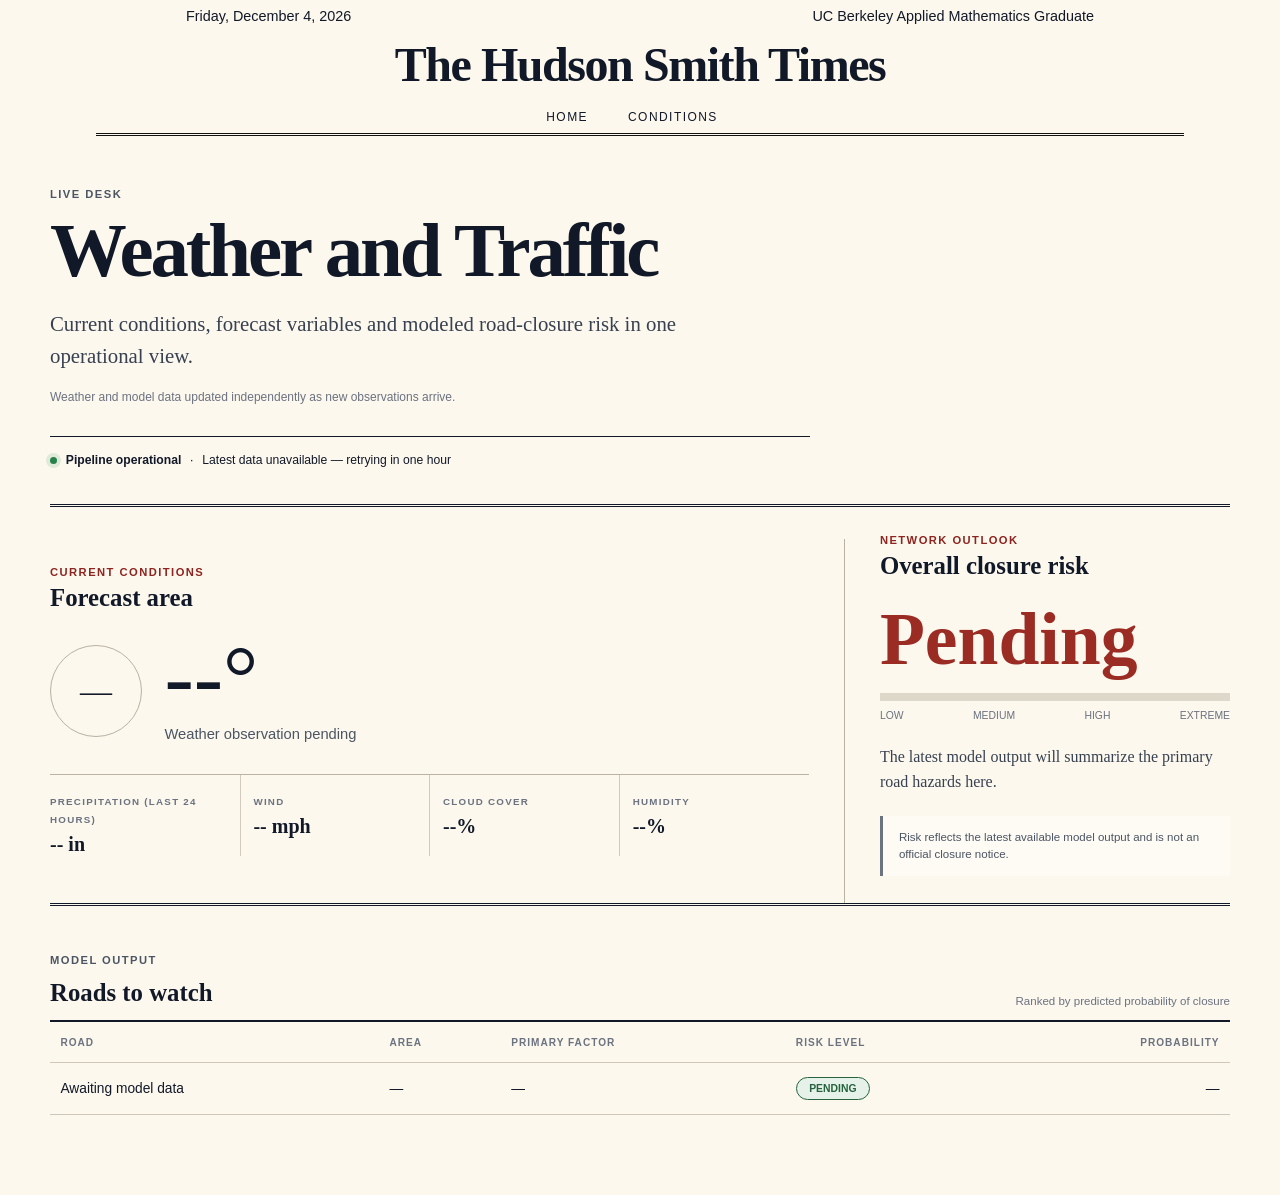
<file: weather-and-traffic.html>
<!DOCTYPE html>
<html lang="en">
<head>
  <meta charset="UTF-8" />
  <meta name="viewport" content="width=device-width, initial-scale=1.0" />
  <meta http-equiv="Content-Security-Policy" content="default-src 'self'; script-src 'self'; style-src 'self' https://fonts.googleapis.com https://cdnjs.cloudflare.com; font-src 'self' https://fonts.gstatic.com https://cdnjs.cloudflare.com; img-src 'self' data:; connect-src 'self' https://fonts.googleapis.com https://fonts.gstatic.com https://cdnjs.cloudflare.com https://d3iomsa5syi9uh.cloudfront.net; object-src 'none'; base-uri 'self'; form-action 'self'; frame-src 'none'; upgrade-insecure-requests">
  <meta name="referrer" content="strict-origin-when-cross-origin">
  <meta name="description" content="Local weather conditions and predicted road-closure risk." />
  <meta name="theme-color" content="#fcf8ed" />
  <meta property="og:type" content="website" />
  <meta property="og:title" content="Weather and Traffic — The Hudson Smith Times" />
  <meta property="og:description" content="Current Donner Pass weather and modeled I-80 road-closure risk." />
  <meta property="og:url" content="https://hudsonsmith.dev/weather-and-traffic.html" />
  <meta property="og:image" content="https://hudsonsmith.dev/assets/images/me.jpeg" />
  <meta name="twitter:card" content="summary_large_image" />
  <title>Weather and Traffic — The Hudson Smith Times</title>
  <link rel="canonical" href="https://hudsonsmith.dev/weather-and-traffic.html" />
  <link rel="icon" href="favicon.svg" type="image/svg+xml" />

  <link rel="preconnect" href="https://fonts.googleapis.com">
  <link rel="preconnect" href="https://fonts.gstatic.com" crossorigin>
  <link href="https://fonts.googleapis.com/css2?family=Inter:wght@300;400;500;600&amp;family=Playfair+Display:wght@500;700&amp;display=swap" rel="stylesheet">
  <link rel="stylesheet" href="styles.css" />
  <link rel="stylesheet" href="weather-and-traffic.css" />
  <script src="weather-and-traffic.js" defer></script>

</head>
<body>
  <header class="site-header">
    <div class="utility-bar">
      <div class="utility-inner">
        <span id="current-date">Thursday, July 2, 2026</span>
        <span class="utility-right">UC Berkeley Applied Mathematics Graduate</span>
      </div>
    </div>

    <div class="masthead">
      <h1 class="site-title">
        <a class="masthead-home" href="index.html" aria-label="Return to the home page">The Hudson Smith Times</a>
      </h1>
    </div>

    <nav class="main-nav" aria-label="Weather and traffic sections">
      <a href="index.html">Home</a>
      <a href="#conditions">Conditions</a>
    </nav>
  </header>

  <main class="weather-page">
    <header class="dashboard-heading">
      <p class="section-label">Live Desk</p>
      <h2>Weather and Traffic</h2>
      <p class="dashboard-deck">
        Current conditions, forecast variables and modeled road-closure risk in one operational view.
      </p>
      <p class="dateline">Weather and model data updated independently as new observations arrive.</p>
    </header>

    <div class="status-strip" aria-label="Data pipeline status" aria-live="polite">
      <span class="status-dot" aria-hidden="true"></span>
      <strong>Pipeline operational</strong>
      <span>·</span>
      <span id="last-updated">Latest data: awaiting S3 connection</span>
    </div>

    <section class="dashboard-grid" id="conditions" aria-label="Current weather and closure risk">
      <article class="lead-panel">
        <p class="eyebrow">Current Conditions</p>
        <h3 id="weather-location">Forecast area</h3>

        <div class="current-weather">
          <div class="weather-symbol" id="weather-symbol" aria-hidden="true">—</div>
          <div>
            <p class="temperature" id="temperature">--°</p>
            <p class="condition" id="condition">Weather observation pending</p>
          </div>
        </div>

        <div class="weather-metrics">
          <div class="metric">
            <span class="data-label">Precipitation (last 24 hours)</span>
            <strong id="precipitation">-- in</strong>
          </div>
          <div class="metric">
            <span class="data-label">Wind</span>
            <strong id="wind">-- mph</strong>
          </div>
          <div class="metric">
            <span class="data-label">Cloud cover</span>
            <strong id="cloud-cover">--%</strong>
          </div>
          <div class="metric">
            <span class="data-label">Humidity</span>
            <strong id="humidity">--%</strong>
          </div>
        </div>
      </article>

      <aside class="risk-panel">
        <p class="eyebrow">Network Outlook</p>
        <h3>Overall closure risk</h3>
        <div class="risk-score">
          <strong id="overall-risk">Pending</strong>
        </div>
        <div class="risk-meter" aria-label="Overall road closure risk">
          <span id="risk-meter-fill"></span>
        </div>
        <div class="risk-scale"><span>Low</span><span>Medium</span><span>High</span><span>Extreme</span></div>
        <p class="risk-summary" id="risk-summary">
          The latest model output will summarize the primary road hazards here.
        </p>
        <p class="placeholder-note">
          Risk reflects the latest available model output and is not an official closure notice.
        </p>
      </aside>
    </section>

    <section class="data-section" id="road-risk">
      <div class="section-heading-row">
        <div>
          <p class="section-label">Model Output</p>
          <h3>Roads to watch</h3>
        </div>
        <p class="section-note">Ranked by predicted probability of closure</p>
      </div>

      <div class="table-wrap">
        <table class="road-table">
          <thead>
            <tr>
              <th scope="col">Road</th>
              <th scope="col">Area</th>
              <th scope="col">Primary factor</th>
              <th scope="col">Risk level</th>
              <th scope="col">Probability</th>
            </tr>
          </thead>
          <tbody id="road-risk-body">
            <tr>
              <td>Awaiting model data</td>
              <td>—</td>
              <td>—</td>
              <td><span class="risk-badge low">Pending</span></td>
              <td>—</td>
            </tr>
          </tbody>
        </table>
      </div>
    </section>

    
  </main>
</body>
</html>
</file>
<file: styles.css>
* /* ===== RESET ===== */
    {
    margin: 0;
    padding: 0;
    box-sizing: border-box;
  }
  /* ===== GLOBAL VARIABLES ===== */
  :root {
    --page-margin: 96px; /* ≈ 1 inch */
  }

  /* ===== BASE STYLES ===== */
  body {
    font-family: "Inter", sans-serif;
    background: #fcf8ed;
    color: #111827;
  }

  #page-fade {
    position: fixed;
    inset: 0;
    background: #fcf8ed; /* match your site background */
    opacity: 0;
    pointer-events: none;
    transition: opacity 0.25s ease;
    z-index: 9999;
  }
  
  #page-fade.active {
    opacity: 1;
  }

  .site-header {
    position: sticky;
    top: 0;
    background: #fcf8ed;
    z-index: 1000;
  }
  
  /* Utility bar (small text) */
  .utility-bar {
    font-size: 0.9rem;
  }
  
  .utility-inner {
    max-width: 1100px;          /* SAME width as header-inner */
    margin: 0 auto;
    padding: 0.5rem var(--page-margin);
  
    display: flex;
    justify-content: space-between;
    align-items: center;
  }
  
  /* Masthead */
  .masthead {
    display: flex;
    justify-content: center;
    padding: 0.5rem 0;
    padding-left: var(--page-margin);
    padding-right: var(--page-margin);
    font-family: 'Playfair Display', serif;
  }
  
  .site-title {
    font-family: "Playfair Display", serif;
    font-size: 3rem;
    letter-spacing: -0.03em;   /* tighter = more editorial */
    line-height: 1.05;
  }

  .masthead-home {
    color: inherit;
    margin-right: 0;
    text-decoration: none;
  }

  .masthead-home:hover,
  .masthead-home:focus-visible {
    text-decoration: underline;
    text-decoration-thickness: 1px;
    text-underline-offset: 0.18em;
  }
  
  /* Navigation bar */
  .main-nav {
    display: flex;
    justify-content: center;
    gap: 1.5rem;
  
    padding: 0.75rem var(--page-margin);
    position: relative;
  }
  
  .main-nav::after {
    content: "";
    position: absolute;
    bottom: 0;
    left: var(--page-margin);
    right: var(--page-margin);
    border-bottom: 3px double #111;
  }
  
  .main-nav a {
    font-family: "Inter", sans-serif;
    font-size: 0.75rem;
    text-transform: uppercase;
    letter-spacing: 0.12em;   /* key NYT trick */
    font-weight: 500;
    color: #111827;
  }

  .main-nav a.active::after {
    content: "";
    position: absolute;
    left: 0;
    bottom: -4px;
    width: 100%;
    height: 1px;
    background: #111;
  }
  
  .main-nav a:hover {
    text-decoration: underline;
  }
  html, body {
    height: 100%;
  }
  
  body {
    font-family: "Inter", sans-serif;
    background: #fcf8ed;
    color: #111827;
  }
  
  .magazine {
    height: 100%;
  }
  
  
  .page {
    min-height: 100vh;              /* allow growth */
    display: flex;
    justify-content: center;
    padding: 4rem 4rem;
    position: relative;  
  }

  
  .content {
    max-width: 900px;
  }
  
  .cover h1 {
    font-family: "Playfair Display", serif;
    font-size: clamp(3rem, 7vw, 5rem);
    line-height: 1;
    align-items: flex-start;   /* top */
    justify-content: center;   /* horizontal center */
    padding-top: 5rem;         /* spacing from top */
  }
  
  .subtitle {
    margin-top: 0.5rem;
    font-size: 1.1rem;
    color: #374151;
  }
  
  h2, h3 {
    font-family: "Playfair Display", serif;
  }
  
  .lede {
    font-size: 1.2rem;
    margin: 2rem 0;
  }
  
  .meta {
    font-size: 0.9rem;
    color: #6b7280;
  }
  
  .toc a,
  .link,
  a {
    color: #2563eb;
    text-decoration: none;
    margin-right: 1rem;
  }
  
  article {
    margin-top: 2rem;
  }

  .hero {
    display: grid;
    grid-template-columns: auto 1fr;
    gap: 4rem;
    align-items: center;
  }
  

  .hero-img {
    width: 300px;
    height: 300px;
    object-fit: cover;
    border-radius: 50%;
    border: 3px solid #ccc;
    filter: grayscale(30%);
    transition: filter 0.3s ease;
  }
  .hero-img:hover {
    filter: grayscale(0%);
  }
  
  .bio-content {
    max-width: 60ch;
  }
  
  @media (max-width: 700px) {
    .hero {
      grid-template-columns: 1fr;
      grid-template-rows: auto auto;
      text-align: center;
    }
  
    .hero-img {
      margin: 0 auto;
    }
  
    .bio-content {
      margin: 0 auto;
    }
    #bio {
      padding-top:  12rem;
    }
  }
  
  .bio-title {
    font-family: "Playfair Display", serif;
    font-size: 2.2rem;
    margin-bottom: 1.5rem;
  }

  .project-graphs {
    max-height: 300px;
    max-width: 300px;
    overflow-y: auto;
    padding: 1.5rem;
    margin: 2rem 0;
    border: 1px solid #ddd;
    border-radius: 8px;
    background: #fafafa;
  }
  
  .project-graphs img {
    width: 100%;
    height: auto;
  }
  
  .project-graphs figure {
    margin-bottom: 2rem;
  }
  
  .project-graphs figcaption {
    font-size: 0.9rem;
    color: #555;
    margin-top: 0.5rem;
    display: block;
  }

  .project-side-by-side {
    display: flex;          /* if it already is flex, keep it */
    align-items: center;   /* vertical centering */
    gap: 32px;
  }
  .project-info {
    align-self: flex-start;
    margin-top: 2.5rem; /* tweak this */
  }
  

  .live-bar {
    display: flex;
    align-items: center;
    padding: 0.6rem var(--page-margin);
    gap: 0.75rem;
    position: relative;
  }
  
  /* Left: LIVE */
  .live-left {
    display: flex;
    align-items: center;
    gap: 0.4rem;
    margin-left: 2rem;   /* ← adjust this number */
    flex-shrink: 0;
  }
  
  /* Center: message (true center) */
  .live-center {
    display: inline-flex;
    align-items: center;
    white-space: nowrap;
  }
  

  /* Styling */
  .live-label {
    color: #dc2626;
    font-weight: 600;
    letter-spacing: 0.05em;
  }
  
  .live-time {
    color: #6b7280;
    font-size: 0.85rem;
  }
  
  
  
  .live-bar::after {
    content: "";
    position: absolute;
    bottom: 0;
    left: var(--page-margin);
    right: var(--page-margin);
    border-bottom: 1px solid #111;
  }

  .live-label {
    color: #dc2626; /* NYT red */
    font-weight: 600;
    letter-spacing: 0.05em;
  }

.live-dot {
    width: 6px;
    height: 6px;
    background-color: #dc2626;
    border-radius: 50%;
    animation: live-pulse 1.8s ease-in-out infinite;
    margin-right: 8px;
  }

  @keyframes live-pulse {
    0% {
      transform: scale(1);
      opacity: 1;
    }
    50% {
      transform: scale(1.4);
      opacity: 0.6;
    }
    100% {
      transform: scale(1);
      opacity: 1;
    }
  }

  .live-content {
    display: inline-flex;
    align-items: center;
    gap: 0.4rem;
  }

  #live-text {
    display: inline-block;
    text-align: center;
    opacity: 1;
    transition: opacity 0.4s ease;
  }

  #live-text.fade-out {
    opacity: 0;
  }
  
  .live-time {
  font-size: 0.8rem;
  color: #6b7280;
  white-space: nowrap;
}

/* separator dot before time */
.live-time::before {
  content: "•";
  margin-left: 0.1rem;   /* tiny breathing room */
  margin-right: 0.1rem;
  color: #9ca3af;
}

.live-inline {
    display: inline-flex;
    align-items: center;
    gap: 0;
  }

.live-icons {
  display: flex;
  gap: 12px;
  align-items: center;
  margin-left: auto;
}

.live-bar .icon-link i {
  color: #374151;
}



.page-bar {
  position: absolute;
  bottom: 0;
  font-family: ui-monospace, SFMono-Regular, Menlo, Monaco, Consolas, "Liberation Mono", monospace;
  left: 0;
  width: 100%;
  height: 10.5rem;        /* bar height */
  background: rgba(0, 0, 0, 0.85);
  backdrop-filter: blur(6px);   /* optional glass effect */
  display: flex;
  align-items: center;
  justify-content: center;
}

.page-bar::before {
  content: "";
  position: absolute;
  top: -6px;            /* pull it above the main bar */
  left: 0;
  width: 100%;
  height: 6px;         /* thickness of the second bar */
  background: #286301
}

.page-bar p {
  text-align: center;
}

.page-bar a {
  color: white;
  text-decoration: none;
  opacity: 0.85;
  transition: opacity 0.2s ease, transform 0.2s ease;
}

.page-bar a:hover {
  opacity: 1;
  transform: translateY(-1px);
}

.footer-link {
  color: white;
  text-decoration: none;
  opacity: 0.85;
  transition: opacity 0.2s ease, transform 0.2s ease;
}

.footer-icons {
  display: flex;
  justify-content: center;
  gap: 1.5rem;           /* 👈 controls spacing between icons */
  margin-bottom: 1.5rem;
}

.footer-copy {
  margin-top: 1.25rem;
  font-size: 0.9rem;
  color: rgba(255, 255, 255, 0.7);
  text-align: center;
  font-size: 0.8rem;

}

.footer-copy-description {
  display: block;
  margin-top: 0.5rem;   /* 👈 small space between the two lines */
  font-size: 0.8rem;
  color: rgba(255, 255, 255, 0.5);
  text-align: center;
}

.footer-link:hover {
  display: block;
  opacity: 1;
  transform: translateY(-1px);
}

.icon-link i {
  font-size: 30px;
}

.icon-link:hover {
  box-shadow: 0 0 12px rgba(255,255,255,0.15);
}

.badge {
  font-size: 0.7em;
  padding: 2px 6px;
  border-radius: 999px;        /* pill shape */
  background: #ffe8cc;
  color: #8a4b00;
  border: 1px solid #f2c18d;   /* subtle outline */
  margin-left: 6px;
}
  
.project-card {
  border-radius: 16px;
  padding: 4px 28px;
  margin: 24px 0 24px;
  box-shadow: 0 8px 20px rgba(0,0,0,0.06);
  border: 1px solid rgba(0,0,0,0.06);
  transition: transform 0.15s ease, box-shadow 0.15s ease;
  position: relative;

}

.project-card:hover {
  transform: translateY(-2px);
  box-shadow: 0 12px 28px rgba(0,0,0,0.08);
}

/* Subtle tints that match your palette */
.project-card.road {
  background: #fff6ea;   /* warm cream */
}

.project-card.waterpark {
  background: #f4f8ff;   /* soft cool blue */
}



.project-github {
  position: absolute;
  top: 10px;
  right: 1px;
  z-index: 3;
  color: #777
}

/* Optional: tweak the icon for card context */
.project-card .icon-link i {
  font-size: 2rem;
  opacity: 0.75;
  transition: opacity 0.12s ease, transform 0.12s ease;
}

.project-card .icon-link:hover i {
  opacity: 1;
  transform: translateY(-1px);
}

/* ===== Coursework Section ===== */

#coursework .coursework-grid {
  display: grid;
  grid-template-columns: repeat(3, 1fr);
  gap: 3rem;
  margin-top: 2.5rem;
}

#coursework .coursework-col h3 {
  font-size: 1.1rem;
  margin-bottom: 0.75rem;
  padding-bottom: 0.25rem;
  border-bottom: 2px solid #d6c7aa;
}

.coursework-pills {
  display: flex;
  flex-wrap: wrap;
  gap: 0.5rem;
}

.coursework-pills span {
  border: 1px solid #d6c7aa;
  border-radius: 999px;
  padding: 0.35rem 0.7rem;
  font-size: 0.85rem;
  background: #fffaf0;
  transition: transform 0.12s ease, box-shadow 0.12s ease;
}

.coursework-pills span:hover {
  transform: translateY(-1px);
  box-shadow: 0 4px 10px rgba(0,0,0,0.08);
}

.coursework-note {
  margin-top: 0.6rem;
  font-size: 0.85rem;
  color: #6b7280;
  line-height: 1.4;
}

.coursework-callout {
  margin-top: 4rem;
  padding: 1.5rem 2rem;
  border-left: 4px solid #d6c7aa;
  background: #fffaf0;
  font-size: 0.95rem;
  line-height: 1.6;
}

@media (max-width: 800px) {
  #coursework .coursework-grid {
    grid-template-columns: 1fr;
    gap: 2rem;
  }
}

#coursework .coursework-grid + .coursework-grid {
  margin-top: 3rem;
}

#coursework h2 {
  text-align: center;
}

#projects h2 {
  text-align: center;
}

.sidequest-title {
  text-align: center;
  font-size: 2.25rem;
  margin-bottom: 3rem;
}

#sidequests {
  display: block;   /* override flex/grid from .page */
}

.sidequest-title {
  text-align: center;
  font-size: 2.25rem;
  width: 100%;
}

/* Side Quest photo grid */
.sidequest-grid {
  display: grid;
  grid-template-columns: repeat(3, minmax(0, 1fr));
  gap: 2.5rem;
  max-width: 1200px;
  margin: 0 auto;
  padding:  1rem 6rem;  /* ⬅ increase bottom padding */
}

.sidequest-grid img {
  width: 100%;
  aspect-ratio: 3 / 4;
  object-fit: cover;
  border-radius: 16px;
  display: block;
  box-shadow: 0 10px 30px rgba(0,0,0,0.12);
  transition: transform 0.2s ease, box-shadow 0.2s ease;
}

.sidequest-grid img:hover {
  transform: translateY(-6px) rotate(-0.4deg);
  box-shadow: 0 20px 45px rgba(0,0,0,0.18);
}

/* Responsive */
@media (max-width: 900px) {
  .sidequest-grid {
    grid-template-columns: repeat(2, 1fr);
  }
}

@media (max-width: 600px) {
  .sidequest-grid {
    grid-template-columns: 1fr;
    padding-bottom: 7rem;
  }
}

/* Error page */
.error-page {
  min-height: 100vh;
  display: grid;
  place-items: center;
  padding: 2rem;
  scroll-snap-type: none;
}

.error-content {
  width: min(100%, 680px);
  padding-block: 3rem;
  border-top: 3px double #111827;
  border-bottom: 1px solid #111827;
}

.error-code {
  margin-bottom: 1rem;
  color: #8d241f;
  font-size: 0.75rem;
  font-weight: 500;
  letter-spacing: 0.12em;
  text-transform: uppercase;
}

.error-content h1 {
  font-family: "Playfair Display", serif;
  font-size: clamp(2.5rem, 8vw, 5rem);
  line-height: 1;
}

.error-content > p:not(.error-code) {
  margin-top: 1.25rem;
  color: #4b5563;
}

.error-home {
  display: inline-block;
  margin-top: 2rem;
  color: #111827;
  font-weight: 500;
  text-decoration: underline;
  text-underline-offset: 0.2em;
}

@media (prefers-reduced-motion: reduce) {
  html {
    scroll-behavior: auto;
  }

  *,
  *::before,
  *::after {
    animation-duration: 0.01ms !important;
    animation-iteration-count: 1 !important;
    transition-duration: 0.01ms !important;
  }
}
</file>
<file: weather-and-traffic.css>
/* Page-specific styles. The shared masthead, palette, and type come from styles.css. */
html,
body {
  height: auto;
  scroll-snap-type: none;
}

.weather-page {
  width: min(1180px, calc(100% - 3rem));
  margin: 0 auto;
  padding: 3.25rem 0 5rem;
}

.section-label,
.eyebrow,
.data-label {
  font-size: 0.7rem;
  font-weight: 600;
  letter-spacing: 0.13em;
  text-transform: uppercase;
}

.section-label {
  margin-bottom: 0.8rem;
  color: #4b5563;
}

.dashboard-heading {
  max-width: 760px;
  padding-bottom: 2rem;
  border-bottom: 1px solid #111827;
}

.dashboard-heading h2 {
  max-width: 700px;
  font-size: clamp(2.8rem, 6vw, 5.3rem);
  line-height: 0.98;
  letter-spacing: -0.04em;
}

.dashboard-deck {
  max-width: 650px;
  margin-top: 1.25rem;
  color: #374151;
  font-family: "Playfair Display", serif;
  font-size: clamp(1.05rem, 2vw, 1.3rem);
  line-height: 1.5;
}

.dateline {
  margin-top: 1.2rem;
  color: #6b7280;
  font-size: 0.75rem;
}

.status-strip {
  display: flex;
  align-items: center;
  gap: 0.55rem;
  margin: 1rem 0 2.3rem;
  font-size: 0.76rem;
}

.status-dot {
  width: 7px;
  height: 7px;
  border-radius: 50%;
  background: #26824a;
  box-shadow: 0 0 0 4px rgba(38, 130, 74, 0.12);
}

.dashboard-grid {
  display: grid;
  grid-template-columns: minmax(0, 1.65fr) minmax(280px, 0.8fr);
  border-top: 3px double #111827;
  border-bottom: 3px double #111827;
}

.lead-panel,
.risk-panel {
  padding: 1.7rem 0;
}

.lead-panel {
  padding-right: 2.2rem;
  border-right: 1px solid #b9b2a3;
}

.risk-panel {
  padding-left: 2.2rem;
}

.eyebrow {
  color: #8d241f;
}

.lead-panel h3,
.risk-panel h3,
.data-section h3 {
  margin-top: 0.35rem;
  font-size: 1.55rem;
  line-height: 1.15;
}

.current-weather {
  display: grid;
  grid-template-columns: auto 1fr;
  gap: 1.4rem;
  align-items: center;
  margin-top: 1.8rem;
}

.weather-symbol {
  width: 92px;
  height: 92px;
  display: grid;
  place-items: center;
  border: 1px solid #b9b2a3;
  border-radius: 50%;
  font-family: "Playfair Display", serif;
  font-size: 2rem;
}

.temperature {
  font-family: "Playfair Display", serif;
  font-size: clamp(3.2rem, 7vw, 5.5rem);
  line-height: 0.85;
}

.condition {
  margin-top: 0.65rem;
  color: #4b5563;
  font-size: 0.92rem;
}

.weather-metrics {
  display: grid;
  grid-template-columns: repeat(4, 1fr);
  margin-top: 2rem;
  border-top: 1px solid #b9b2a3;
}

.metric {
  min-width: 0;
  padding: 1rem 0.8rem 0 0;
}

.metric + .metric {
  padding-left: 0.8rem;
  border-left: 1px solid #d1cabd;
}

.metric strong {
  display: block;
  margin-top: 0.35rem;
  font-family: "Playfair Display", serif;
  font-size: 1.25rem;
}

.data-label {
  color: #6b7280;
  font-size: 0.61rem;
}

.risk-score {
  display: flex;
  align-items: baseline;
  margin-top: 1.6rem;
}

.risk-score strong {
  color: #9b2c24;
  font-family: "Playfair Display", serif;
  font-size: 4.6rem;
  line-height: 0.9;
}

.risk-meter {
  height: 8px;
  margin: 1.3rem 0 0.6rem;
  overflow: hidden;
  background: #ded8ca;
}

.risk-meter span {
  display: block;
  width: 0;
  height: 100%;
  background: #9b2c24;
}

#risk-meter-fill.low { width: 15%; }
#risk-meter-fill.medium { width: 40%; }
#risk-meter-fill.high { width: 70%; }
#risk-meter-fill.extreme { width: 95%; }

.risk-scale {
  display: flex;
  justify-content: space-between;
  color: #6b7280;
  font-size: 0.65rem;
  text-transform: uppercase;
}

.risk-summary {
  margin-top: 1.5rem;
  color: #374151;
  font-family: "Playfair Display", serif;
  line-height: 1.55;
}

.data-section {
  margin-top: 3rem;
}

.section-heading-row {
  display: flex;
  justify-content: space-between;
  gap: 1rem;
  align-items: end;
  padding-bottom: 0.8rem;
  border-bottom: 2px solid #111827;
}

.section-note {
  color: #6b7280;
  font-size: 0.72rem;
  text-align: right;
}

.road-table {
  width: 100%;
  border-collapse: collapse;
  font-size: 0.86rem;
}

.road-table th,
.road-table td {
  padding: 0.9rem 0.65rem;
  border-bottom: 1px solid #cec7b9;
  text-align: left;
}

.road-table th {
  color: #6b7280;
  font-size: 0.63rem;
  letter-spacing: 0.1em;
  text-transform: uppercase;
}

.road-table th:last-child,
.road-table td:last-child {
  text-align: right;
}

.risk-badge {
  display: inline-block;
  min-width: 74px;
  padding: 0.3rem 0.55rem;
  border: 1px solid currentColor;
  border-radius: 999px;
  font-size: 0.65rem;
  font-weight: 600;
  text-align: center;
  text-transform: uppercase;
}

.risk-badge.high,
.risk-badge.extreme { color: #9b2c24; background: #f9e8e4; }
.risk-badge.medium { color: #8a5b08; background: #fbf1d9; }
.risk-badge.low { color: #25623d; background: #e6f2e9; }
.risk-badge.unavailable { color: #4b5563; background: #f3f4f6; }

.placeholder-note {
  margin-top: 1.3rem;
  padding: 0.8rem 1rem;
  border-left: 3px solid #6b7280;
  background: rgba(255, 255, 255, 0.35);
  color: #4b5563;
  font-size: 0.72rem;
  line-height: 1.5;
}

@media (max-width: 780px) {
  :root { --page-margin: 1.25rem; }
  .utility-right { display: none; }
  .site-title { font-size: clamp(2rem, 9vw, 3rem); text-align: center; }
  .weather-page { width: min(100% - 2rem, 1180px); padding-top: 2rem; }
  .dashboard-grid { grid-template-columns: 1fr; }
  .lead-panel { padding-right: 0; border-right: 0; border-bottom: 1px solid #b9b2a3; }
  .risk-panel { padding-left: 0; }
  .weather-metrics { grid-template-columns: repeat(2, 1fr); }
  .metric:nth-child(3) { padding-left: 0; border-left: 0; }
  .metric:nth-child(n + 3) { margin-top: 1rem; padding-top: 1rem; border-top: 1px solid #d1cabd; }
  .section-heading-row { display: block; }
  .section-note { margin-top: 0.4rem; text-align: left; }
  .table-wrap { overflow-x: auto; }
  .road-table { min-width: 650px; }
  .methodology { grid-template-columns: 1fr; gap: 0.7rem; }
}
</file>
